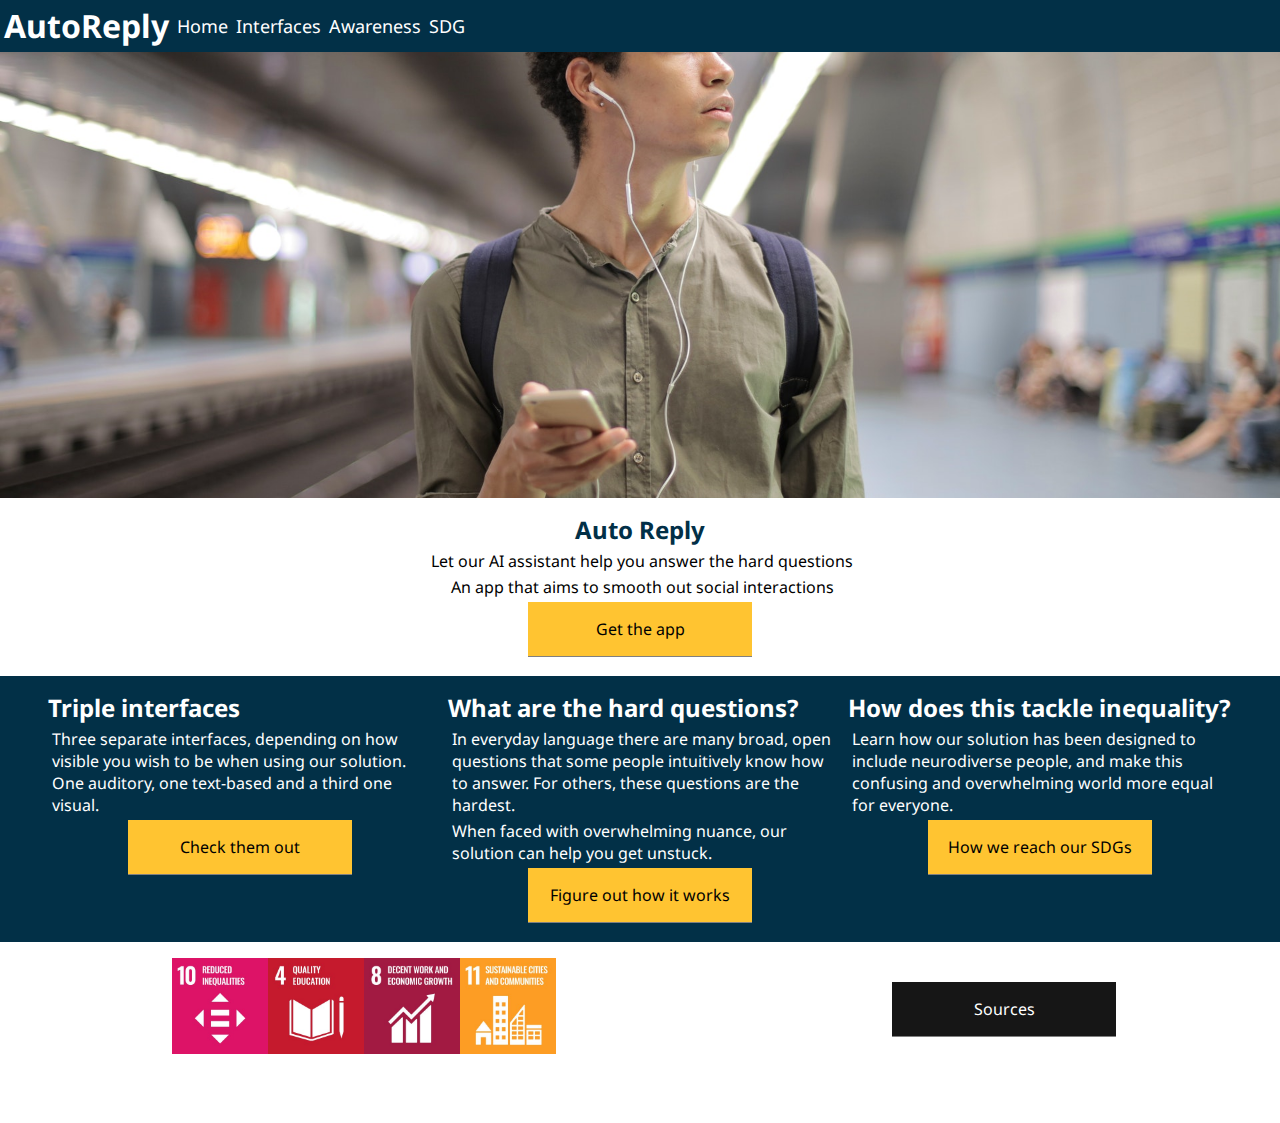
<file: index.html>
<!DOCTYPE html>
<html lang="en">
<head>
    <meta charset="UTF-8">
    <meta http-equiv="X-UA-Compatible" content="IE=edge">
    <meta name="viewport" content="width=device-width, initial-scale=1.0">
    <title>AutoReply</title>
    <!-- Using google fonts to ensure font will work on all computers for increased readability. -->
    <link rel="preconnect" href="https://fonts.googleapis.com">
    <link rel="preconnect" href="https://fonts.gstatic.com" crossorigin>
    <link href="https://fonts.googleapis.com/css2?family=Noto+Sans&display=swap" rel="stylesheet"> 
    <link rel="stylesheet" href="mainstyle.css">
</head>
<body>
    <nav>
        <div>
            <h1>
                AutoReply
            </h1>
            <ul>
                <li>
                    <a href="index.html">
                        Home
                    </a>
                </li>
                <li>
                    <a href="subpages/interface.html">
                        Interfaces
                    </a>
                </li>
                <li>
                    <a href="subpages/awareness.html">
                        Awareness
                    </a>
                </li>
                <li>
                    <a href="subpages/sdg.html">SDG</a>
                </li>
            </ul>
        </div>
    </nav>
    <header class="flex-container">
        <div class="background-image" id="index-banner"></div>
        <section class="double-wide">
            <h2>Auto Reply</h2>
            <p>
                Let our AI assistant help you answer the hard questions
            </p>
            <p>
                An app that aims to smooth out social interactions
            </p>
            <a class="linkBtn" href="https://play.google.com/store/apps?hl=en_US&gl=US">Get the app</a>
        </section>
    </header>
    <main class="flex-container index-main">
        <section>
            <h3>
                Triple interfaces
            </h3>
            <p>
                Three separate interfaces, depending on how visible you wish to be when using our solution. One auditory, one text-based and a third one visual.
            </p>
            <a class="linkBtn" href="subpages/interface.html">Check them out</a>
        </section>
        <section>
            <h3>
                What are the hard questions?
            </h3>
            <p>
                In everyday language there are many broad, open questions that some people intuitively know how to answer. For others, these questions are the hardest. 
            </p>
            <p>
                When faced with overwhelming nuance, our solution can help you get unstuck.
            </p>
            <a class="linkBtn" href="subpages/awareness.html">Figure out how it works</a>
        </section>
        <section>
            <h3>How does this tackle inequality?</h3>
            <p>Learn how our solution has been designed to include neurodiverse people, and make this confusing and overwhelming world more equal for everyone.</p>
            <a class="linkBtn" href="subpages/sdg.html">How we reach our SDGs</a>
        </section>
    </main>
    <footer>
        <section class="footer-section">
            <div>
                <img alt="Image of goal 10" src="pictures/goal10.jpg"><img alt="Image of goal 4" src="pictures/goal4.jpg"><img alt="Image of goal 8" src="pictures/goal8.jpg"><img alt="Image of goal 11" src="pictures/goal11.jpg">
            </div>
        </section>
        <a href="subpages/sources.html" class="linkBtn sourcesBtn">Sources</a>
    </footer>
</body>
</html>
</file>
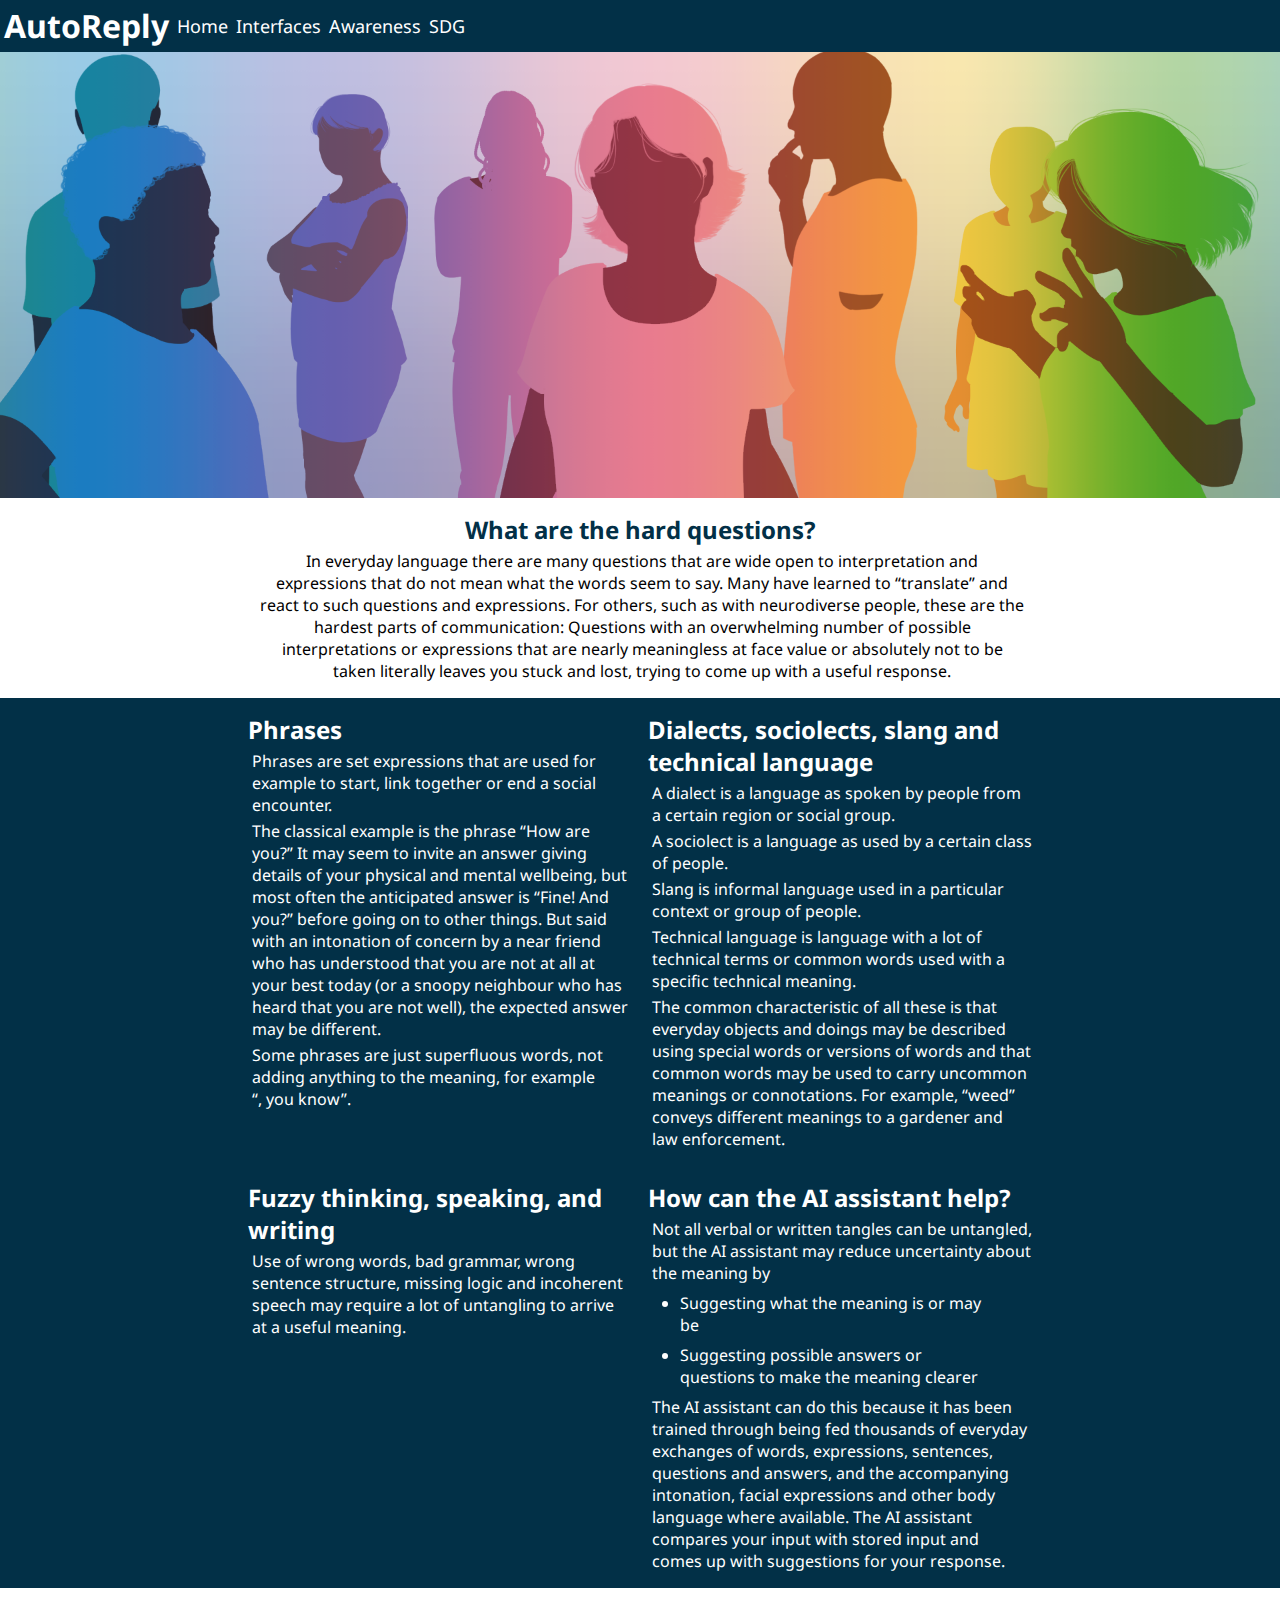
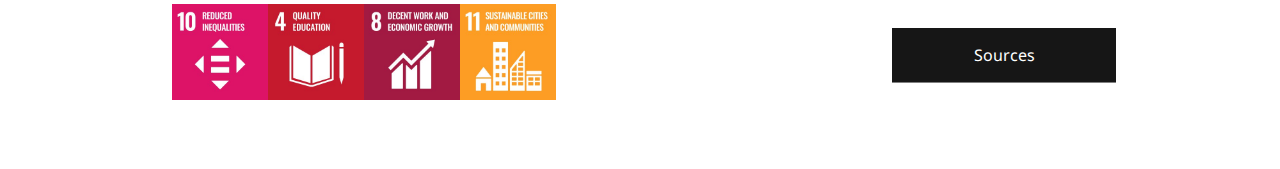
<file: subpages/awareness.html>
<!DOCTYPE html>
<html lang="en">
    <head>
        <meta charset="UTF-8">
        <meta http-equiv="X-UA-Compatible" content="IE=edge">
        <meta name="viewport" content="width=device-width, initial-scale=1.0">
        <title>AutoReply | Neurodiversity Awareness</title>
        <link rel="preconnect" href="https://fonts.googleapis.com">
        <link rel="preconnect" href="https://fonts.gstatic.com" crossorigin>
        <link href="https://fonts.googleapis.com/css2?family=Noto+Sans&display=swap" rel="stylesheet"> 
        <link rel="stylesheet" href="../mainstyle.css">
    </head>
    <body>
        <nav>
            <div>
                <h1>
                    AutoReply
                </h1>
                <ul>
                    <li>
                        <a href="../index.html">
                            Home
                        </a>
                    </li>
                    <li>
                        <a href="interface.html">
                            Interfaces
                        </a>
                    </li>
                    <li>
                        <a href="awareness.html">
                            Awareness
                        </a>
                    </li>
                    <li>
                        <a href="sdg.html">SDG</a>
                    </li>
                </ul>
            </div>
        </nav>
        <header class="flex-container">
            <div class="background-image" id="awareness-banner"></div>
            <section class="double-wide">
                <h2>What are the hard questions?</h2>
                <p>
                    In everyday language there are many questions that are wide open to interpretation and expressions that do not mean what the words seem to say. Many have learned to “translate” and react to such questions and expressions. For others, such as with neurodiverse people,  these are the hardest parts of communication: Questions with an overwhelming number of possible interpretations or expressions that are nearly meaningless at face value or absolutely not to be taken literally leaves you stuck and lost, trying to come up with a useful response.
                </p>
            </section>
        </header>        
        <main class="flex-container">
            <section>
                <!-- <img alt="" src="../pictures/goal10.jpg"> -->
                <h3>Phrases</h3>
                <p>Phrases are set expressions that are used for example to start, link together or end a social encounter.</p>
                <p>The classical example is the phrase “How are you?” It may seem to invite an answer giving details of your physical and mental wellbeing, but most often the anticipated answer is “Fine! And you?” before going on to other things. But said with an intonation of concern by a near friend who has understood that you are not at all at your best today (or a snoopy neighbour who has heard that you are not well), the expected answer may be different.</p>
                <p>Some phrases are just superfluous words, not adding anything to the meaning, for example <br>“, you know”.</p>
            </section>
            <section>
                <!-- <img alt="" src="../pictures/goal4.jpg"> -->
                <h3>Dialects, sociolects, slang and technical language</h3>
                <p>A dialect is a language as spoken by people from a certain region or social group.</p>
                <p>A sociolect is a language as used by a certain class of people.</p>
                <p>Slang is informal language used in a particular context or group of people.</p>
                <p>Technical language is language with a lot of technical terms or common words used with a specific technical meaning.</p>
                <p>The common characteristic of all these is that everyday objects and doings may be described using special words or versions of words and that common words may be used to carry uncommon meanings or connotations. For example, “weed” conveys different meanings to a gardener and law enforcement.</p>    
            </section>
            <section>
                <!-- <img alt="" src="../pictures/goal8.jpg"> -->
                <h3>Fuzzy thinking, speaking, and writing</h3>
                <p>
                    Use of wrong words, bad grammar, wrong sentence structure, missing logic and incoherent speech may require a lot of untangling to arrive at a useful meaning.
                </p>
            </section>
            <section>
                <!-- <img alt="" src="../pictures/goal11.jpg"> -->
                <h3>How can the AI assistant help?</h3>
                    <p>Not all verbal or written tangles can be untangled, but the AI assistant may reduce uncertainty about the meaning by</p>
                    <ul>
                        <li>Suggesting what the meaning is or may be</li>
                        <li>Suggesting possible answers or questions to make the meaning clearer</li>
                    </ul>
                    <p>The AI assistant can do this because it has been trained through being fed thousands of everyday exchanges of words, expressions, sentences, questions and answers, and the accompanying intonation, facial expressions and other body language where available. The AI assistant compares your input with stored input and comes up with suggestions for your response.</p>
            </section>
        </main>
        <footer>
            <section class="footer-section">
                <div>
                    <img alt="Image of goal 10" src="../pictures/goal10.jpg"><img alt="Image of goal 4" src="../pictures/goal4.jpg"><img alt="Image of goal 8" src="../pictures/goal8.jpg"><img alt="Image of goal 11" src="../pictures/goal11.jpg">
                </div>
            </section>
                <a href="sources.html" class="linkBtn sourcesBtn">Sources</a>
        </footer>
    </body>
</html>
</file>
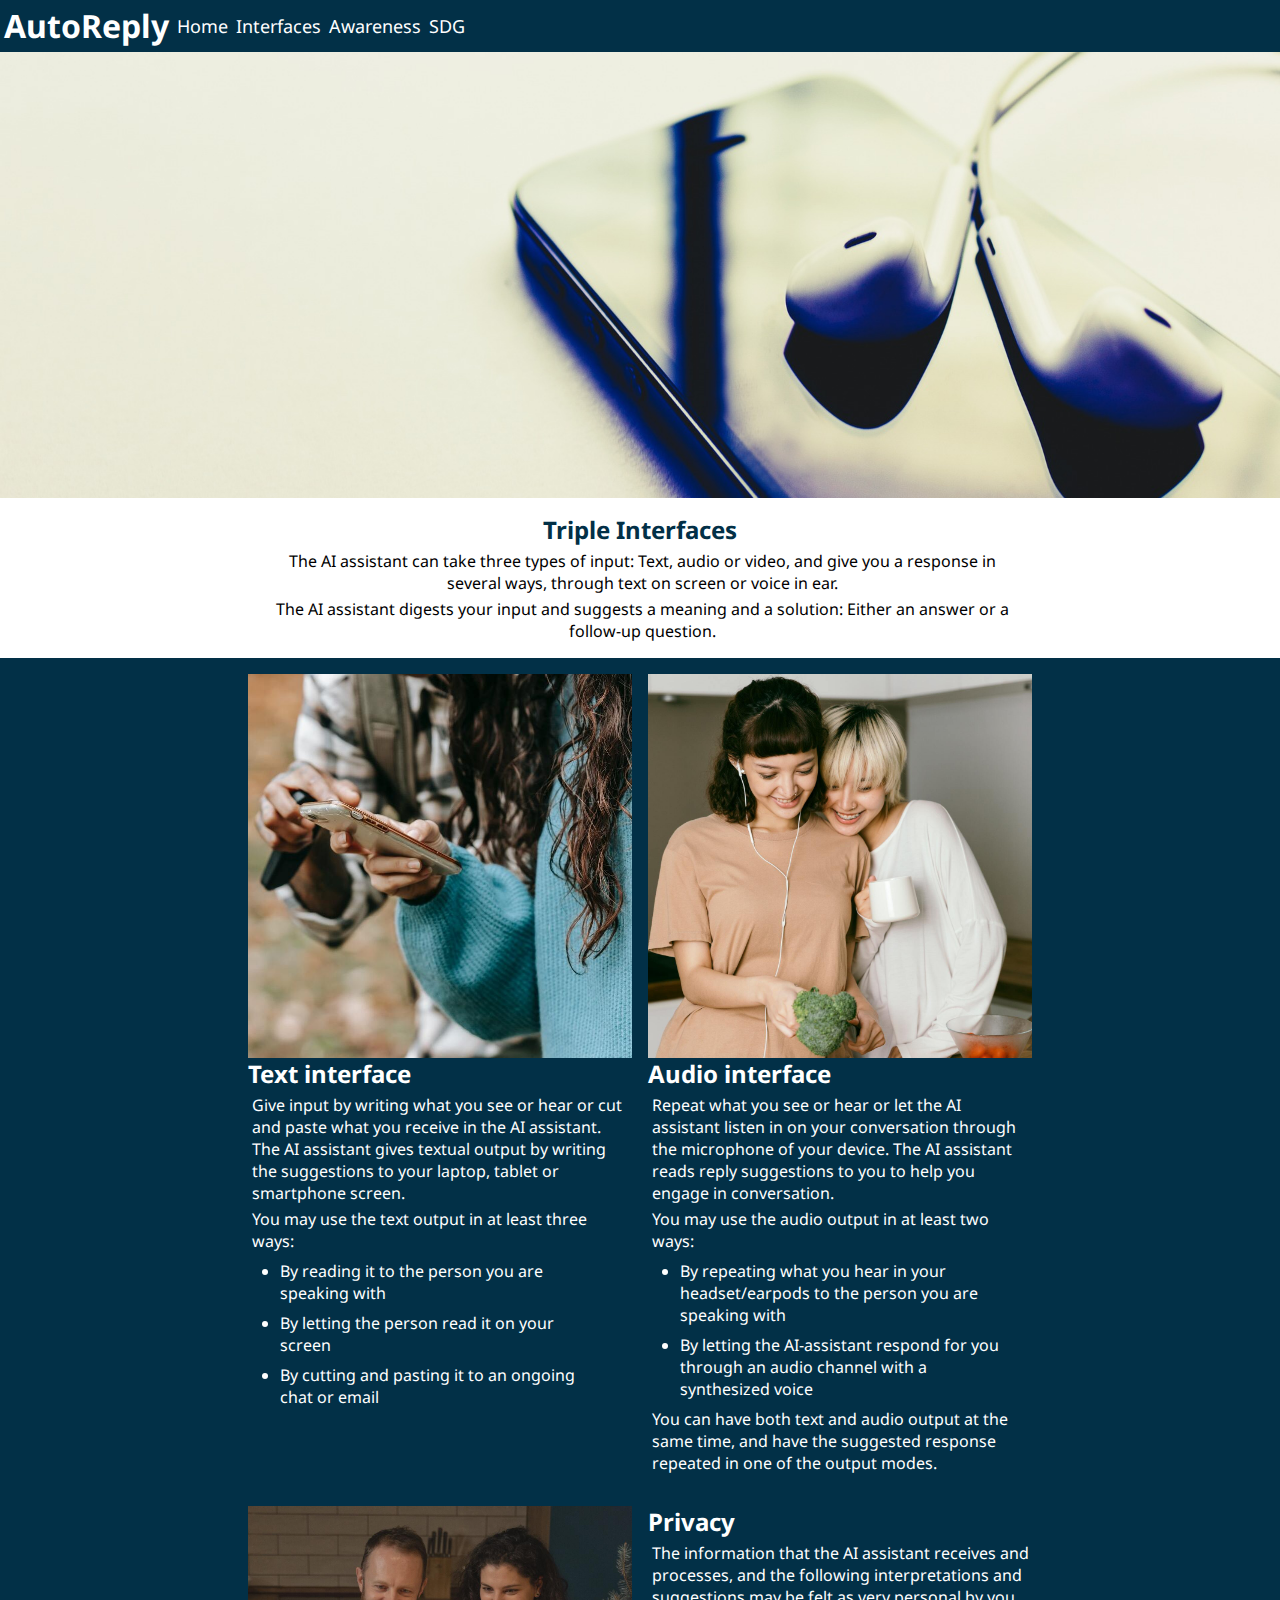
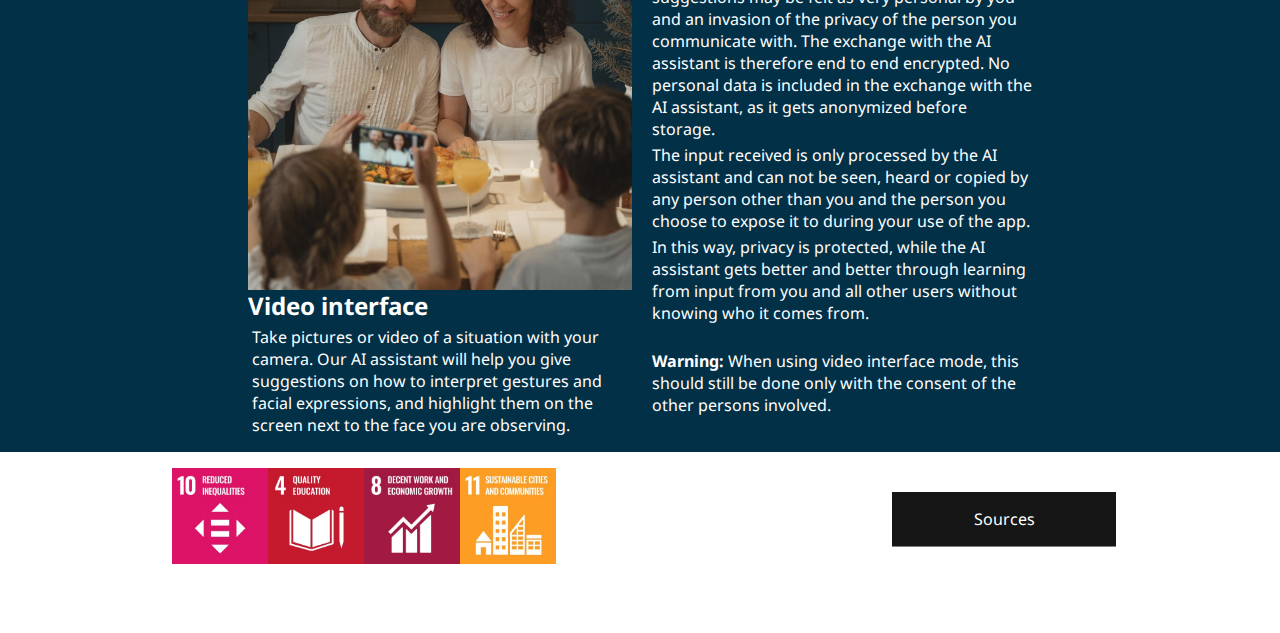
<file: subpages/interface.html>
<!DOCTYPE html>
<html lang="en">
    <head>
        <meta charset="UTF-8">
        <meta http-equiv="X-UA-Compatible" content="IE=edge">
        <meta name="viewport" content="width=device-width, initial-scale=1.0">
        <title>AutoReply | Triple Interfaces</title>
        <link rel="preconnect" href="https://fonts.googleapis.com">
        <link rel="preconnect" href="https://fonts.gstatic.com" crossorigin>
        <link href="https://fonts.googleapis.com/css2?family=Noto+Sans&display=swap" rel="stylesheet"> 
        <link rel="stylesheet" href="../mainstyle.css">
    </head>
    <body>
        <nav>
            <div>
                <h1>
                    AutoReply
                </h1>
                <ul>
                    <li>
                        <a href="../index.html">
                            Home
                        </a>
                    </li>
                    <li>
                        <a href="interface.html">
                            Interfaces
                        </a>
                    </li>
                    <li>
                        <a href="awareness.html">
                            Awareness
                        </a>
                    </li>
                    <li>
                        <a href="sdg.html">SDG</a>
                    </li>
                </ul>
            </div>
        </nav>
        <header class="flex-container">
            <div class="background-image" id="interface-banner"></div>
            <section class="double-wide">
                <h2>Triple Interfaces</h2>
                <p>
                    The AI assistant can take three types of input: Text, audio or video, and give you a response in several ways, through text on screen or voice in ear.
                </p>
                <p>
                    The AI assistant digests your input and suggests a meaning and a solution: Either an answer or a follow-up question.
                </p>
            </section>
        </header>
        <main class="flex-container">
            <section>
                <img alt="Image showing two people " src="../pictures/text-interface-square.jpg">
                <h3>Text interface</h3>
                <p>
                    Give input by writing what you see or hear or cut and paste what you receive in the AI assistant.
                    The AI assistant gives textual output by writing the suggestions to your laptop, tablet or smartphone screen.
                </p>
                <p>
                    You may use the text output in at least three ways:
                </p>
                <ul>
                    <li>
                        By reading it to the person you are speaking with
                    </li>
                    <li>
                        By letting the person read it on your screen
                    </li>
                    <li>
                        By cutting and pasting it to an ongoing chat or email
                    </li>
                </ul>
            </section>
            <section>
                <img alt="Image showing two women, one cooking while using earbuds" src="../pictures/audio-interface-square.jpg">
                <h3>Audio interface</h3>
                <p>
                    Repeat what you see or hear or let the AI assistant listen in on your conversation through the microphone of your device. The AI assistant reads reply suggestions to you to help you engage in conversation.
                </p>
                <p>
                    You may use the audio output in at least two ways:   
                </p>
                <ul>
                    <li>
                        By repeating what you hear in your headset/earpods to the person you are speaking with
                    </li>
                    <li>
                        By letting the AI-assistant respond for you through an audio channel with a synthesized voice
                    </li>
                </ul>
                <p>
                    You can have both text and audio output at the same time, and have the suggested response repeated in one of the output modes.
                </p>
            </section>
            <section>
                <img alt="Pictures of family with child filming parents" src="../pictures/visual-interface-square.jpg">
                <h3>Video interface</h3>
                <p>
                    Take pictures or video of a situation with your camera. Our AI assistant will help you give suggestions on how to interpret gestures and facial expressions, and highlight them on the screen next to the face you are observing.
                </p>
            </section>
            <section>
                <h3>Privacy</h3>
                <p>
                    The information that the AI assistant receives and processes, and the following interpretations and suggestions may be felt as very personal by you and an invasion of the privacy of the person you communicate with. The exchange with the AI assistant is therefore end to end encrypted. No personal data is included in the exchange with the AI assistant, as it gets anonymized before storage.
                </p>
                <p>
                    The input received is only processed by the AI assistant and can not be seen, heard or copied by any person other than you and the person you choose to expose it to during your use of the app.
                </p>
                <p>
                    In this way, privacy is protected, while the AI assistant gets better and better through learning from input from you and all other users without knowing who it comes from.
                </p>
                <br>
                <p>
                    <b>Warning:</b> When using video interface mode, this should still be done only with the consent of the other persons involved.
                </p>
            </section>
        </main>
        <footer>
            <section class="footer-section">
                <div>
                    <img alt="Image of goal 10" src="../pictures/goal10.jpg"><img alt="Image of goal 4" src="../pictures/goal4.jpg"><img alt="Image of goal 8" src="../pictures/goal8.jpg"><img alt="Image of goal 11" src="../pictures/goal11.jpg">
                </div>
            </section>
                <a href="sources.html" class="linkBtn sourcesBtn">Sources</a>
        </footer>
    </body>
</html>
</file>
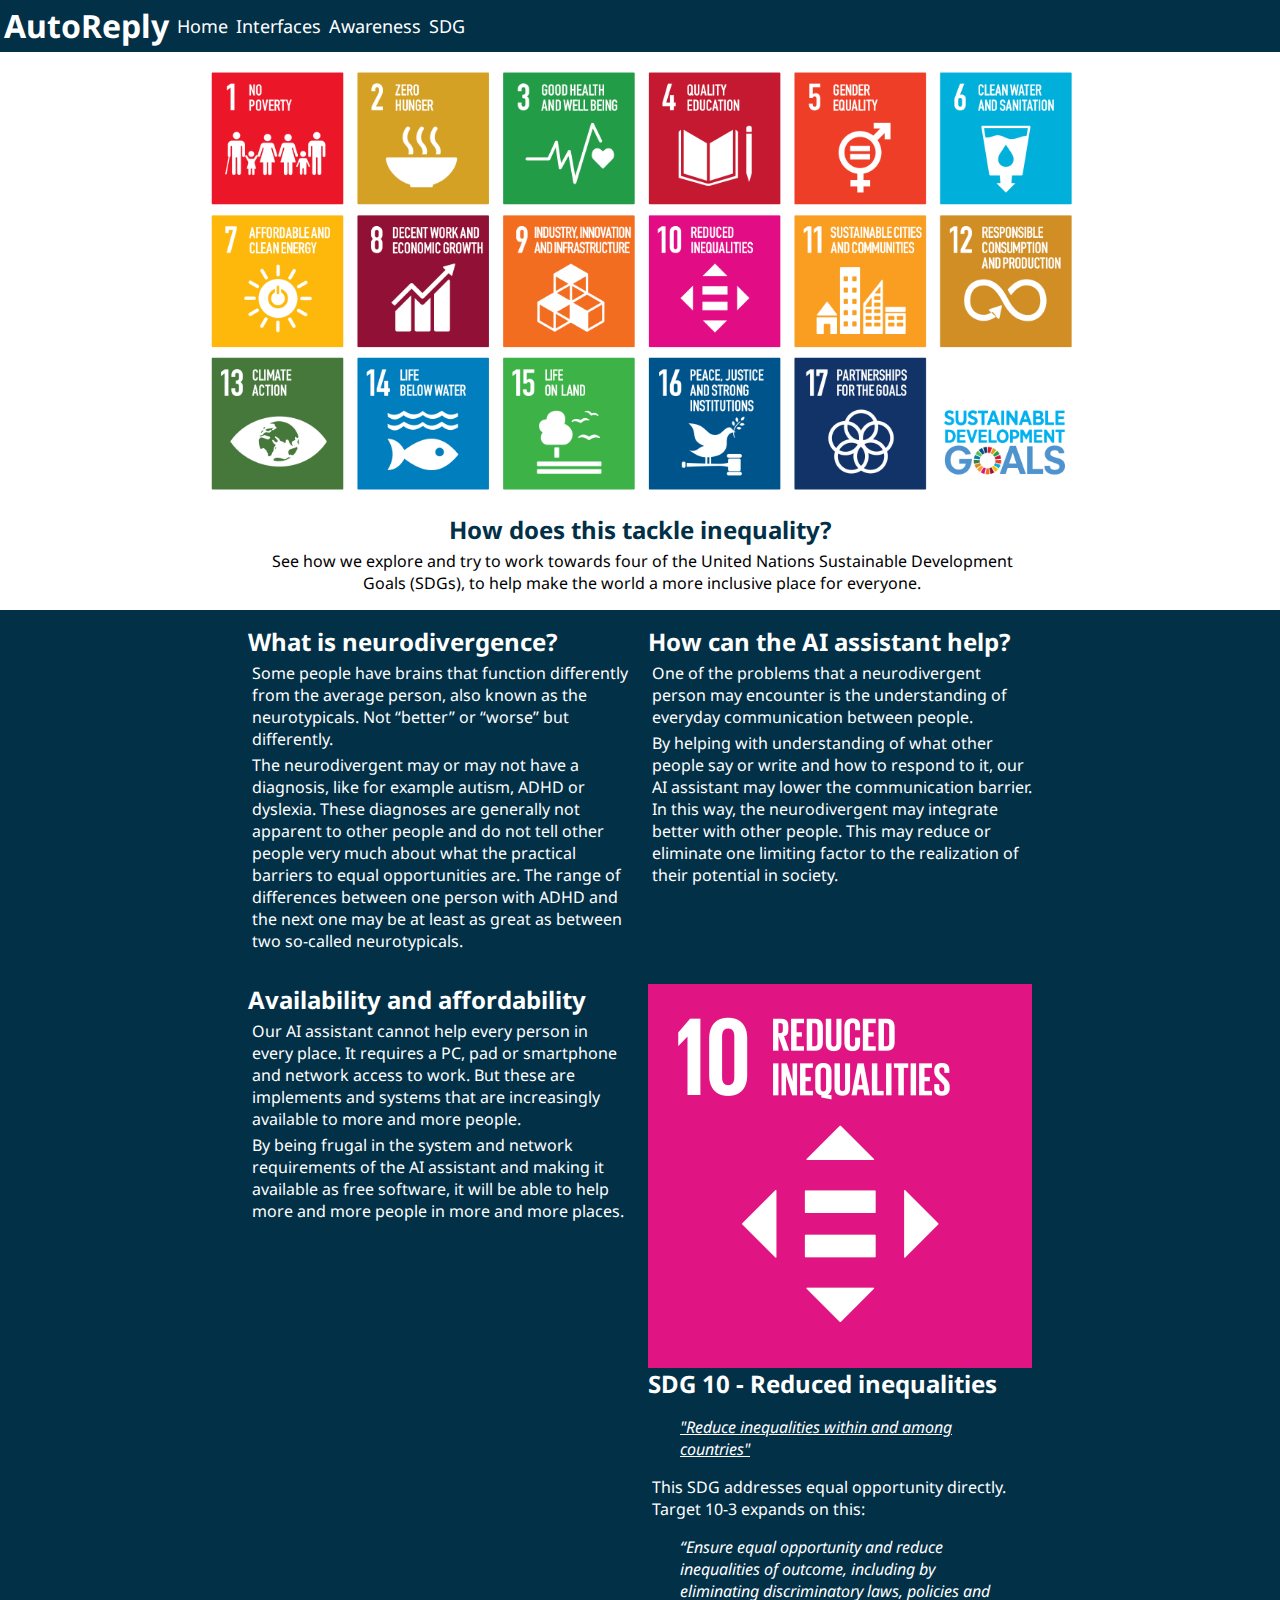
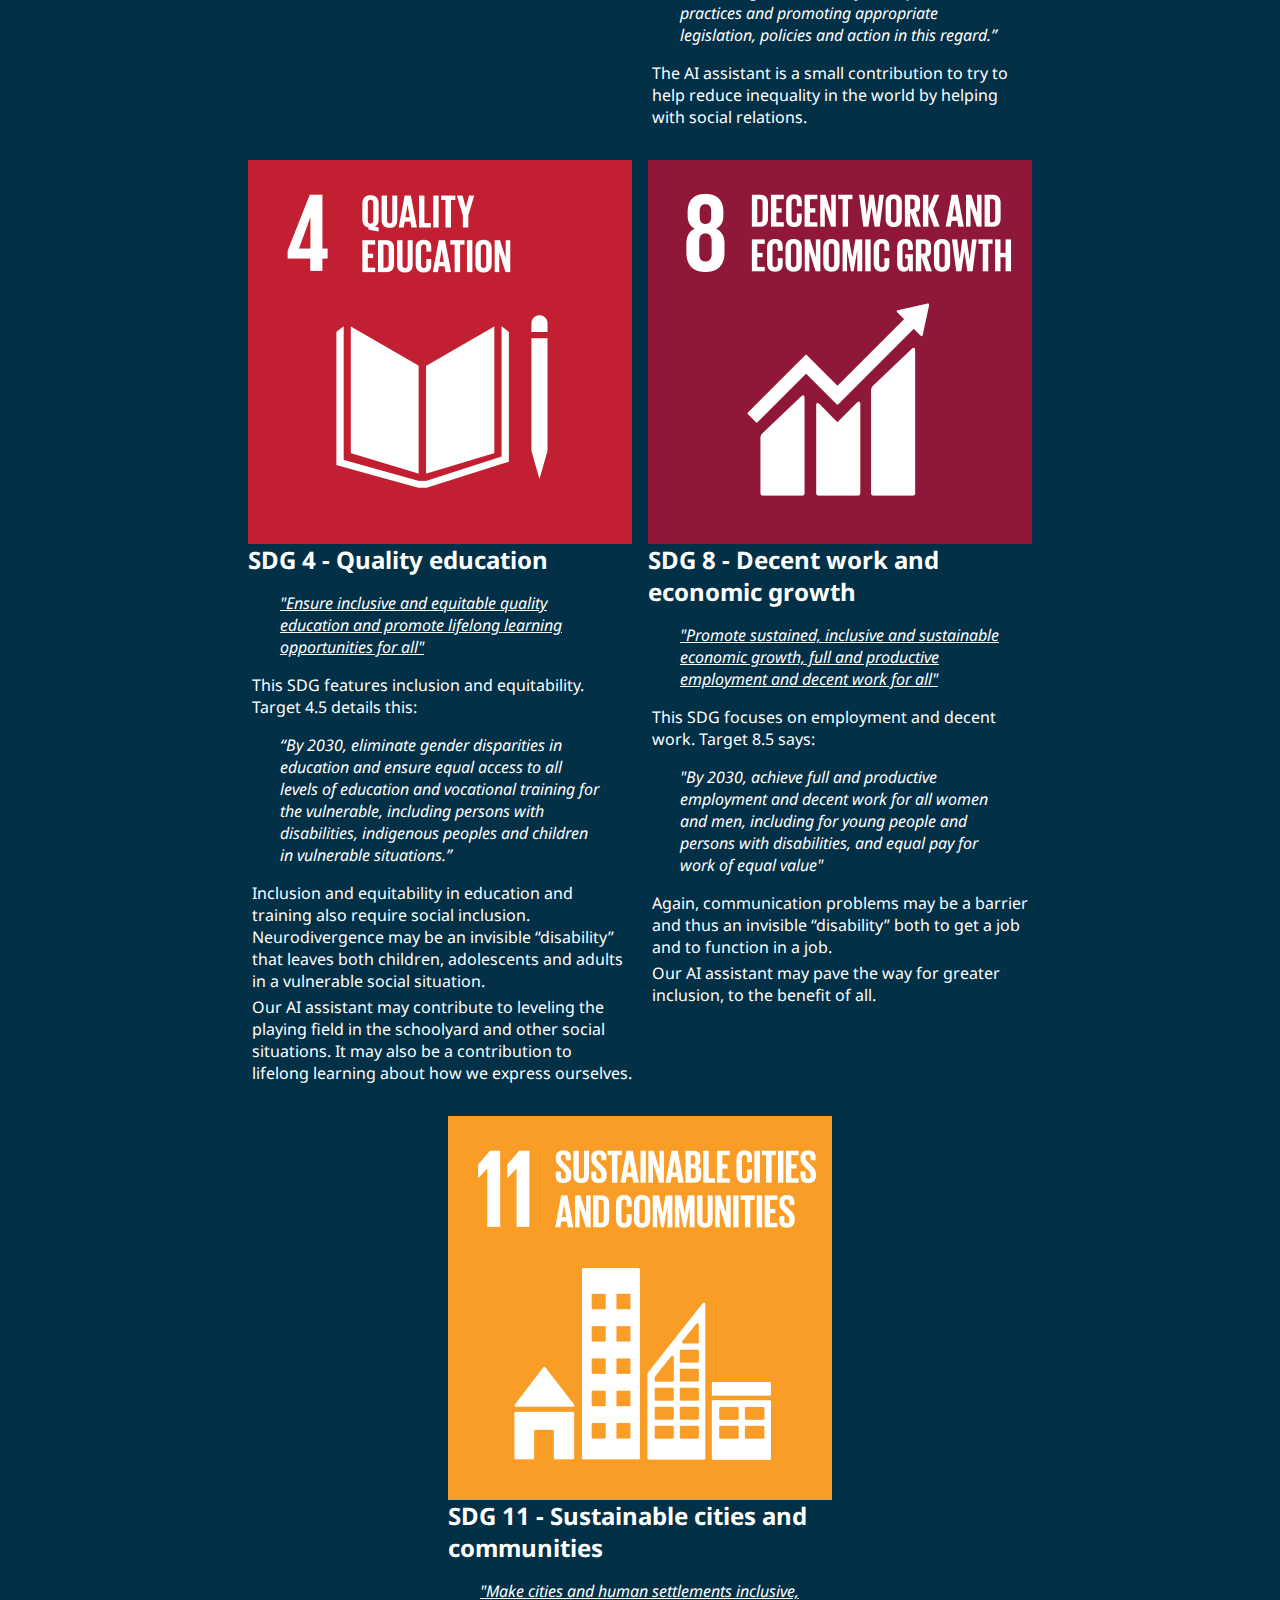
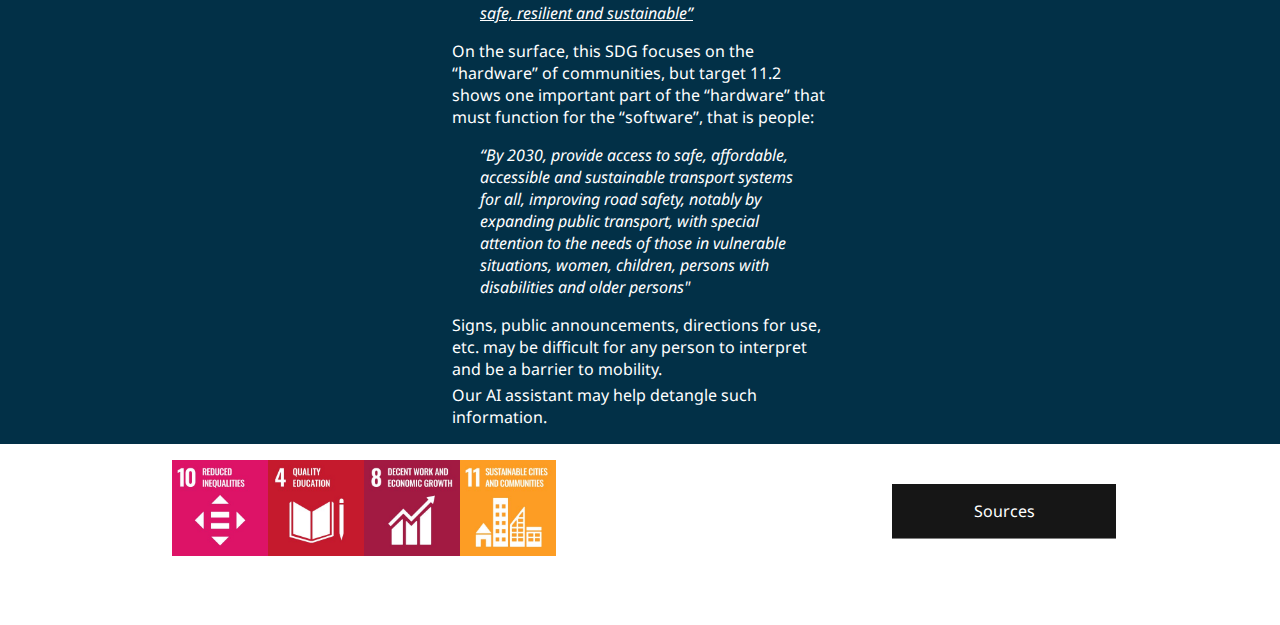
<file: subpages/sdg.html>
<!DOCTYPE html>
<html lang="en">
    <head>
        <meta charset="UTF-8">
        <meta http-equiv="X-UA-Compatible" content="IE=edge">
        <meta name="viewport" content="width=device-width, initial-scale=1.0">
        <title>AutoReply | Sustainable Development Goals</title>
        <link rel="preconnect" href="https://fonts.googleapis.com">
        <link rel="preconnect" href="https://fonts.gstatic.com" crossorigin>
        <link href="https://fonts.googleapis.com/css2?family=Noto+Sans&display=swap" rel="stylesheet"> 
        <link rel="stylesheet" href="../mainstyle.css">
    </head>
    <body>
        <nav>
            <div>
                <h1>
                    AutoReply
                </h1>
                <ul>
                    <li>
                        <a href="../index.html">
                            Home
                        </a>
                    </li>
                    <li>
                        <a href="interface.html">
                            Interfaces
                        </a>
                    </li>
                    <li>
                        <a href="awareness.html">
                            Awareness
                        </a>
                    </li>
                    <li>
                        <a href="sdg.html">SDG</a>
                    </li>
                </ul>
            </div>
        </nav>
        <header class="flex-container">
            <div class="background-image" id="sdg-banner"></div>
            <section class="double-wide">
                <h2>How does this tackle inequality?</h2>
                <p>
                    See how we explore and try to work towards four of the United Nations Sustainable Development Goals (SDGs), to help make the world a more inclusive place for everyone.
                </p>
            </section>
        </header>        
        <main class="flex-container">
            <section>
                <h3>What is neurodivergence?</h3>
                <p>Some people have brains that function differently from the average person, also known as the neurotypicals. Not “better” or “worse” but differently.</p>
                <p>The neurodivergent may or may not have a diagnosis, like for example autism, ADHD or dyslexia. These diagnoses are generally not apparent to other people and do not tell other people very much about what the practical barriers to equal opportunities are. The range of differences between one person with ADHD and the next one may be at least as great as between two so-called neurotypicals.</p>
            </section>
            <section>
                <h3>How can the AI assistant help?</h3>
                <p>One of the problems that a neurodivergent person may encounter is the understanding of everyday communication between people. </p>
                <p>By helping with understanding of what other people say or write and how to respond to it, our AI assistant may lower the communication barrier. In this way, the neurodivergent may integrate better with other people. This may reduce or eliminate one limiting factor to the realization of their potential in society.</p>
            </section>
            <section>
                <h3>Availability and affordability</h3>
                <p>Our AI assistant cannot help every person in every place. It requires a PC, pad or smartphone and network access to work. But these are implements and systems that are increasingly available to more and more people. </p>
                <p>By being frugal in the system and network requirements of the AI assistant and making it available as free software, it will be able to help more and more people in more and more places.</p>
            </section>
            <section>
                <img alt="Image of goal 10" src="../pictures/goal-10-large.png">
                <h3>SDG 10 - Reduced inequalities</h3>
                <blockquote cite="https://sdgs.un.org/goals/goal10"><a href="https://sdgs.un.org/goals/goal10">"Reduce inequalities within and among countries"</a></blockquote>
                <p>This SDG addresses equal opportunity directly. Target 10-3 expands on this:</p> 
                <blockquote cite="https://sdgs.un.org/goals/goal10">“Ensure equal opportunity and reduce inequalities of outcome, including by eliminating discriminatory laws, policies and practices and promoting appropriate legislation, policies and action in this regard.”</blockquote>
                <p>The AI assistant is a small contribution to try to help reduce inequality in the world by helping with social relations.</p>
            </section>
            <section>
                <img alt="Image of goal 4" src="../pictures/goal-4-large.png">
                <h3>SDG 4 - Quality education</h3>
                <blockquote cite="https://sdgs.un.org/goals/goal4"><a href="https://sdgs.un.org/goals/goal4">"Ensure inclusive and equitable quality education and promote lifelong learning opportunities for all"</a></blockquote>
                <p>This SDG features inclusion and equitability. Target 4.5 details this:</p> 
                <blockquote>“By 2030, eliminate gender disparities in education and ensure equal access to all levels of education and vocational training for the vulnerable, including persons with disabilities, indigenous peoples and children in vulnerable situations.”</blockquote>
                <p>Inclusion and equitability in education and training also require social inclusion. Neurodivergence may be an invisible “disability” that leaves both children, adolescents and adults in a vulnerable social situation.</p>
                <p>Our AI assistant may contribute to leveling the playing field in the schoolyard and other social situations. It may also be a contribution to lifelong learning about how we express ourselves.</p>
            </section>
            <section>
                <img alt="Image of goal 8" src="../pictures/goal-8-large.png">
                <h3>SDG 8 - Decent work and economic growth</h3>
                <blockquote><a href="https://sdgs.un.org/goals/goal8">"Promote sustained, inclusive and sustainable economic growth, full and productive employment and decent work for all"</a></blockquote>
                <p>This SDG focuses on employment and decent work. Target 8.5 says:</p>
                <blockquote>"By 2030, achieve full and productive employment and decent work for all women and men, including for young people and persons with disabilities, and equal pay for work of equal value"</blockquote>
                <p>Again, communication problems may be a barrier and thus an invisible “disability” both to get a job and to function in a job.</p>
                <p>Our AI assistant may pave the way for greater inclusion, to the benefit of all.</p>
            </section>
            <section>
                <img alt="Image of goal 11" src="../pictures/goal-11-large.png">
                <h3>SDG 11 - Sustainable cities and communities</h3>
                <blockquote><a href="https://sdgs.un.org/goals/goal11">"Make cities and human settlements inclusive, safe, resilient and sustainable”</a></blockquote>
                <p>On the surface, this SDG focuses on the “hardware” of communities, but target 11.2 shows one important part of the “hardware” that must function for the “software”, that is people:</p>
                <blockquote>“By 2030, provide access to safe, affordable, accessible and sustainable transport systems for all, improving road safety, notably by expanding public transport, with special attention to the needs of those in vulnerable situations, women, children, persons with disabilities and older persons"</blockquote>
                <p>Signs, public announcements, directions for use, etc. may be difficult for any person to interpret and be a barrier to mobility.</p>
                <p>Our AI assistant may help detangle such information.</p>
            </section>
        </main>
        <footer>
            <section class="footer-section">
                <div>
                    <img alt="Image of goal 10" src="../pictures/goal10.jpg"><img alt="Image of goal 4" src="../pictures/goal4.jpg"><img alt="Image of goal 8" src="../pictures/goal8.jpg"><img alt="Image of goal 11" src="../pictures/goal11.jpg">
                </div>
            </section>
                <a href="sources.html" class="linkBtn sourcesBtn">Sources</a>
        </footer>
    </body>
</html>
</file>
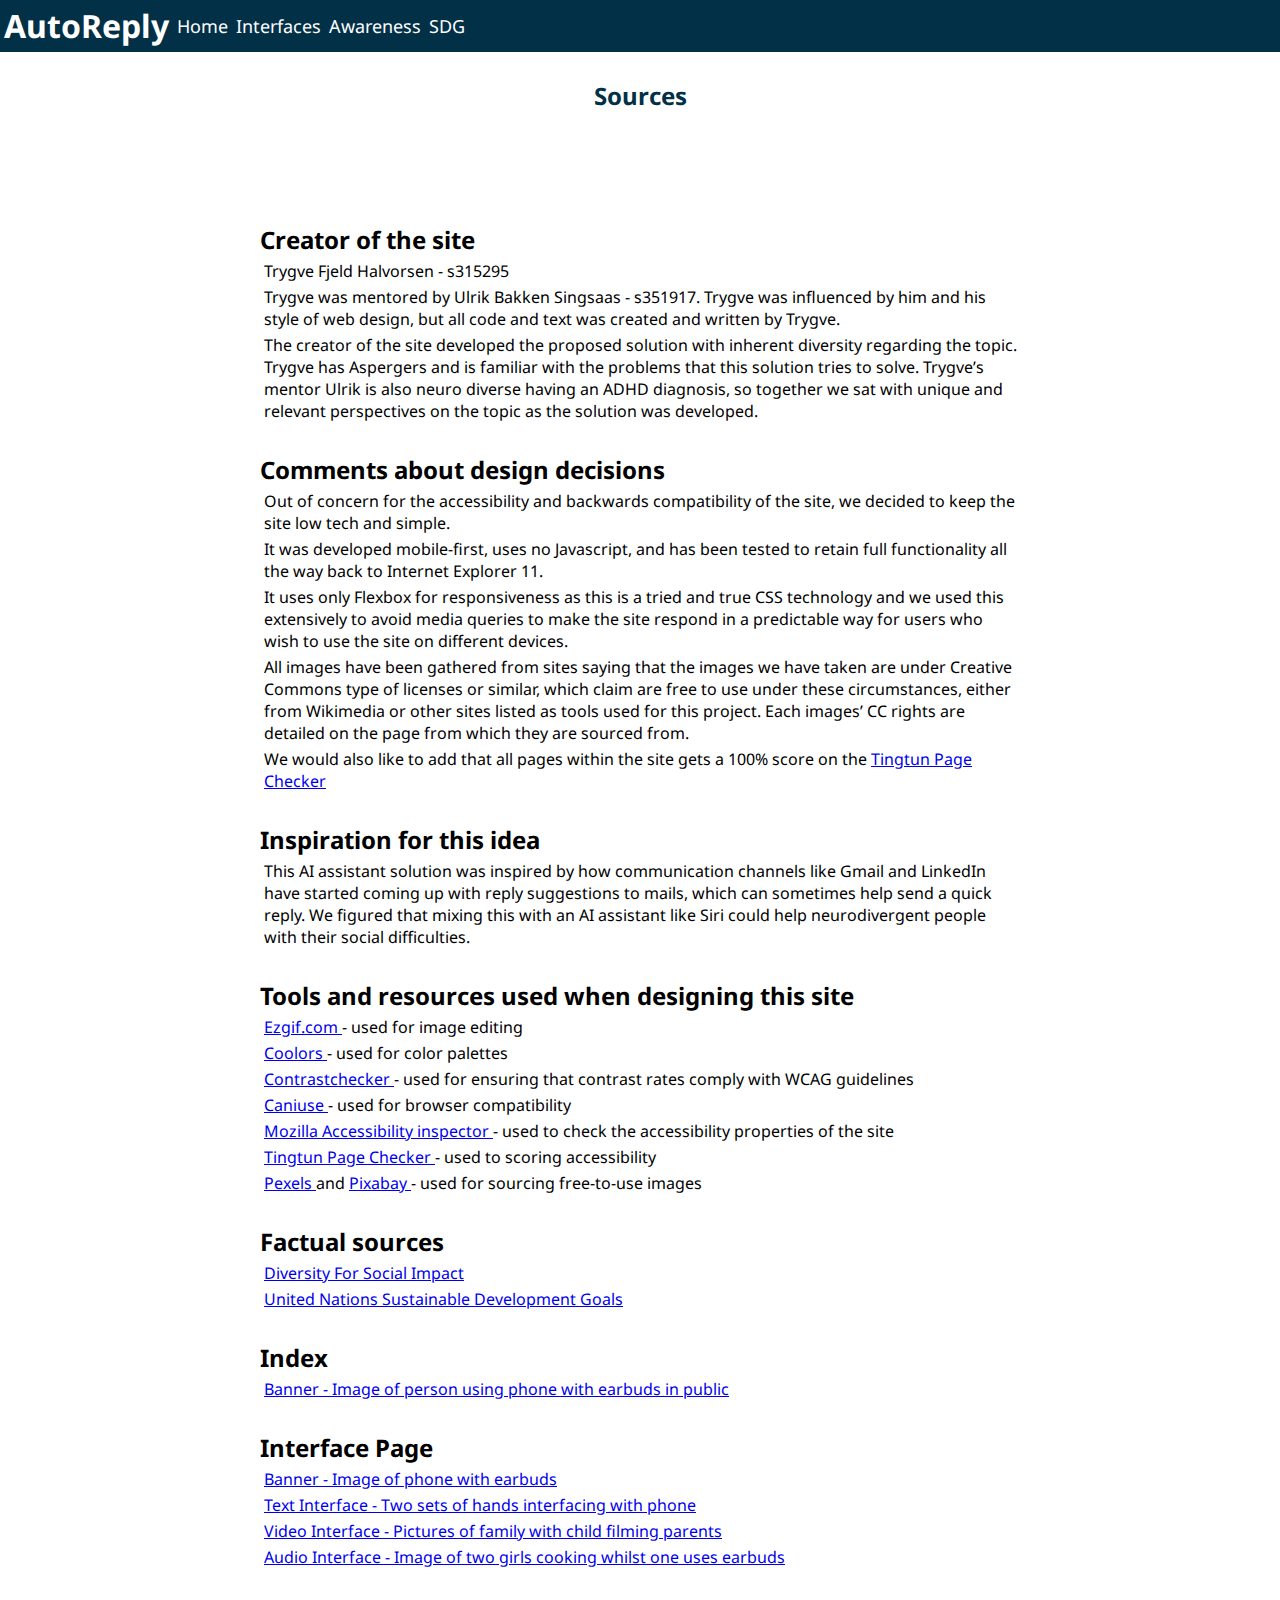
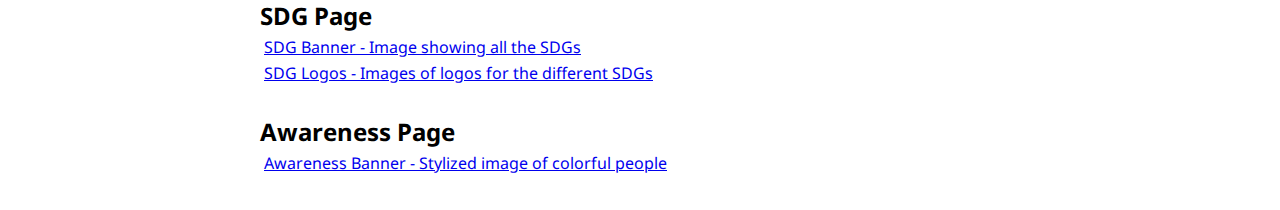
<file: subpages/sources.html>
<!DOCTYPE html>
<html lang="en">
    <head>
        <meta charset="UTF-8">
        <meta http-equiv="X-UA-Compatible" content="IE=edge">
        <meta name="viewport" content="width=device-width, initial-scale=1.0">
        <title>AutoReply | Sources</title>
        <link rel="preconnect" href="https://fonts.googleapis.com">
        <link rel="preconnect" href="https://fonts.gstatic.com" crossorigin>
        <link href="https://fonts.googleapis.com/css2?family=Noto+Sans&display=swap" rel="stylesheet"> 
        <link rel="stylesheet" href="../mainstyle.css">
    </head>
    <body id="sources-body">
        <nav>
            <div>
                <h1>
                    AutoReply
                </h1>
                <ul>
                    <li>
                        <a href="../index.html">
                            Home
                        </a>
                    </li>
                    <li>
                        <a href="interface.html">
                            Interfaces
                        </a>
                    </li>
                    <li>
                        <a href="awareness.html">
                            Awareness
                        </a>
                    </li>
                    <li>
                        <a href="sdg.html">SDG</a>
                    </li>
                </ul>
            </div>
        </nav>
        <header class="flex-container">
            <h2 id="sources-header">Sources</h2>
        </header>
        <main id="sources-main">
            <section>
                <h3>
                    Creator of the site
                </h3>
                <p>
                    Trygve Fjeld Halvorsen - s315295
                </p>
                <p>
                    Trygve was mentored by Ulrik Bakken Singsaas - s351917. Trygve was influenced by him and his style of web design, but all code and text was created and written by Trygve.
                </p>
                <p>
                    The creator of the site developed the proposed solution with inherent diversity regarding the topic. Trygve has Aspergers and is familiar with the problems that this solution tries to solve.
                    Trygve’s mentor Ulrik is also neuro diverse having an ADHD diagnosis, so together we sat with unique and relevant perspectives on the topic as the solution was developed.
                </p>
            </section>   
            <section>
                <h3>
                    Comments about design decisions
                </h3>
                <p>
                    Out of concern for the accessibility and backwards compatibility of the site, we decided to keep the site low tech and simple.
                </p>
                <p>
                    It was developed mobile-first, uses no Javascript, and has been tested to retain full functionality all the way back to Internet Explorer 11. 
                </p>
                <p>
                    It uses only Flexbox for responsiveness as this is a tried and true CSS technology and we used this extensively to avoid media queries to make the site respond in a predictable way for users who wish to use the site on different devices.
                </p>
                <p>
                    All images have been gathered from sites saying that the images we have taken are under Creative Commons type of licenses or similar, which claim are free to use under these circumstances, either from Wikimedia or other sites listed as tools used for this project. Each images’ CC rights are detailed on the page from which they are sourced from.
                </p>
                <p>
                    We would also like to add that all pages within the site gets a 100% score on the <a href="https://checkers.eiii.eu/en/pagecheck/">Tingtun Page Checker</a>
                </p>
            </section>
            <section>
                <h3>Inspiration for this idea</h3>
                <p>
                    This AI assistant solution was inspired by how communication channels like Gmail and LinkedIn have started coming up with reply suggestions to mails, which can sometimes help send a quick reply. We figured that mixing this with an AI assistant like Siri could help neurodivergent people with their social difficulties.
                </p>
            </section>
            <section>
                <h3>
                    Tools and resources used when designing this site
                </h3>
                <p>
                    <a href="https://ezgif.com/">
                        Ezgif.com
                    </a> - used for image editing
                </p>
                <p>
                    <a href="https://coolors.co/">
                        Coolors
                    </a> - used for color palettes
                </p>
                <p>
                    <a href="https://contrastchecker.com/">
                        Contrastchecker
                    </a> - used for ensuring that contrast rates comply with WCAG guidelines
                </p>
                <p>
                    <a href="https://caniuse.com/">
                        Caniuse
                    </a> - used for browser compatibility
                </p>
                <p>
                    <a href="https://developer.mozilla.org/en-US/docs/Tools/Accessibility_inspector">
                        Mozilla Accessibility inspector
                    </a> - used to check the accessibility properties of the site
                </p>
                <p>
                    <a href="https://checkers.eiii.eu/en/pagecheck/">
                        Tingtun Page Checker
                    </a> - used to scoring accessibility
                </p>
                <p>
                    <a href="https://www.pexels.com/">
                        Pexels
                    </a>
                    and
                    <a href="https://pixabay.com/">
                        Pixabay
                    </a> - used for sourcing free-to-use images
                </p>
            </section>
            <section>
                <h3>
                    Factual sources
                </h3>
                <p>
                    <a href="https://diversity.social/neurodiversity-neurodivergence/">
                        Diversity For Social Impact
                    </a>
                </p>
                <p>
                    <a href="https://sdgs.un.org/goals">
                        United Nations Sustainable Development Goals
                    </a>
                </p>
            </section>
            <section>
                <h3>Index</h3>
                <p>
                    <a href="https://www.pexels.com/photo/young-ethnic-man-in-earbuds-listening-to-music-while-waiting-for-transport-at-contemporary-subway-station-3799205/ ">
                        Banner - Image of person using phone with earbuds in public
                    </a>
                </p>
            </section>
            <section>
                <h3>Interface Page</h3>
                <p>
                    <a href="https://pixabay.com/photos/music-headphones-headset-listening-4511122/">
                        Banner - Image of phone with earbuds
                    </a>
                </p>
                <p>
                    <a href="https://www.pexels.com/photo/crop-couple-browsing-smartphone-in-park-5845024/">
                        Text Interface - Two sets of hands interfacing with phone
                    </a>
                </p>
                <p>
                    <a href="https://www.pexels.com/photo/family-having-dinner-together-5813725/">
                        Video Interface - Pictures of family with child filming parents
                    </a>
                </p>
                <p>
                    <a href="https://www.pexels.com/photo/woman-watching-her-friend-cutting-broccoli-4126799/">
                        Audio Interface - Image of two girls cooking whilst one uses earbuds
                    </a>
                </p>
            </section>
            <section>
                <h3>SDG Page</h3>
                <p>
                    <a href="https://en.wikipedia.org/wiki/File:Sustainable_Development_Goals.svg">
                        SDG Banner - Image showing all the SDGs
                    </a>
                </p>
                <p>
                    <a href="https://www.un.org/sustainabledevelopment/sdgs-framework-for-covid-19-recovery/">
                        SDG Logos - Images of logos for the different SDGs
                    </a>
                </p>
            </section>
            <section>
                <h3>Awareness Page</h3>
                <p>
                    <a href="https://commons.wikimedia.org/wiki/File:Neurodiversity_People_of_Color_1.png">
                        Awareness Banner - Stylized image of colorful people
                    </a>
                </p>
            </section>
        </main>
    </body>
</html>
</file>
<file: mainstyle.css>
/* Designer for minst 320px på mobil */
* {
    margin: 0;
    padding: 0;
}

html, body {
    font-size: 16px;
    /*Anvender Noto Sans for å dekke mange symboler. Det er også veldig likt fonten på Android*/
    font-family: "Noto Sans", sans-serif;
    background-color: #023047;
}



nav {
    background-color: rgba(2, 48, 71, 1);
    color: white;
    position: fixed;
    width: 100vw;
}

header {
    background-color: white;
    color: black;
}

main {
    background-color: #023047;
    color: white;
    max-width: 70rem;
    margin: 0 auto;
}

.index-main {
    max-width: 80rem;
}

footer {
    background-color: white;
    padding-bottom: 3rem;
    width: 100%;
    display: flex;
    flex-flow: row wrap;
}

#index-banner {
    background-image: url("pictures/pexels-andrea-piacquadio-3799205.jpg");
}

#interface-banner {
    background-image: url("pictures/earbuds-banner.png");
    background-position: right;
}

#sdg-banner {
    background-image: url("pictures/sdg-banner-cropped.png");
    background-size: contain;
}

#awareness-banner {
    background-image: url("pictures/neurodiversity-cropped.png");
    background-position: top;
}

.flex-container {
    display: flex;
    justify-content: center;
    flex-flow: row wrap;
}

.flex-container > section {
    flex: 0 2 24rem;
    padding: 1rem 0.5rem;
}


.double-wide {
    flex-basis: 48rem !important;
    text-align: center;
}

.footer-style {
    display: block;
    max-width: 48rem;
    margin: 0 auto;
}

.footer-section {
    /* flex: 0 2 24rem !important; */
    /* display: inline-block; */
    max-width: 24rem;
    padding: 1rem 0.5rem;
    margin: 0 auto;
}

.footer-section > div > img {
    display: inline-block;
    /* For IE11 */
    width: 25%; 
    /* For newer browsers, ignored by IE11 */
    /* width: calc(100% / 3); */
}

.background-image {
    background-repeat: no-repeat;
    background-size: cover;
    background-position: center;
    height: 50vh;
    width: 100%;
    margin-top: 3rem;
}

img {
    display: block;
    width: 100%;
    margin: auto;
    object-fit: contain;
}

nav h1 {
    display: inline-block;
    font-size: 2rem;
    line-height: 3rem;
}

nav > div {
    padding: 0.125rem 0.25rem;
}

nav ul {
    display: inline-block;
    font-size: 1.125rem;
}

nav li {
    float: left;
    list-style: none;
}

main li {
    margin: 0.5rem 2rem;
}

li > a {
    text-decoration: none;
    color: white;
    padding: 0 0.25rem;
}

li > a:hover {
    background-color: #219EBC;
}


.linkBtn {
    background-color: #ffc431;
    color: black;
    display: block;
    width: 12rem;
    padding: 1rem;
    margin: 0.25rem auto;
    text-decoration: none;
    text-align: center;
    box-shadow: 0 1px grey;
}

.sourcesBtn {
    color: white;
    background-color: #161616;
    margin: auto;
    height: 22px;
    /* position: relative; */
    /* top: 50%; */
    /* left: 50%; */
    /* transform: translate(-50%, -50%); */
}



.linkBtn:hover {
    background-color: #ffd66e;
    box-shadow: 0 1rem 2rem rgba(0, 0, 0, 0.5);
}

.sourcesBtn:hover {
    background-color: rgb(44, 44, 44);
}

h2, h3 {
    font-size: 1.5rem;
    line-height: 2rem;
}

h2 {
    color: #023047;
}

p {
    margin: 0.25rem 0 0 0.25rem;
}

blockquote {
    display: block;
    margin-top: 1rem;
    margin-bottom: 1rem;
    margin-left: 2rem;
    margin-right: 2rem;
    font-style: italic;
  }

blockquote > a,
blockquote > a:visited {
    color: white;
}

#sources-body {
    background-color: white;
    padding-bottom: 2rem;
}

#sources-header {
    padding: 5rem 0;
}

#sources-main {
    display: block;
    max-width: 48rem;
    margin: 0 auto;
    background-color: white;
    color: black;
}

#sources-main > section {
    margin: 2rem 0.25rem 0.25rem 0.25rem;
}
</file>
